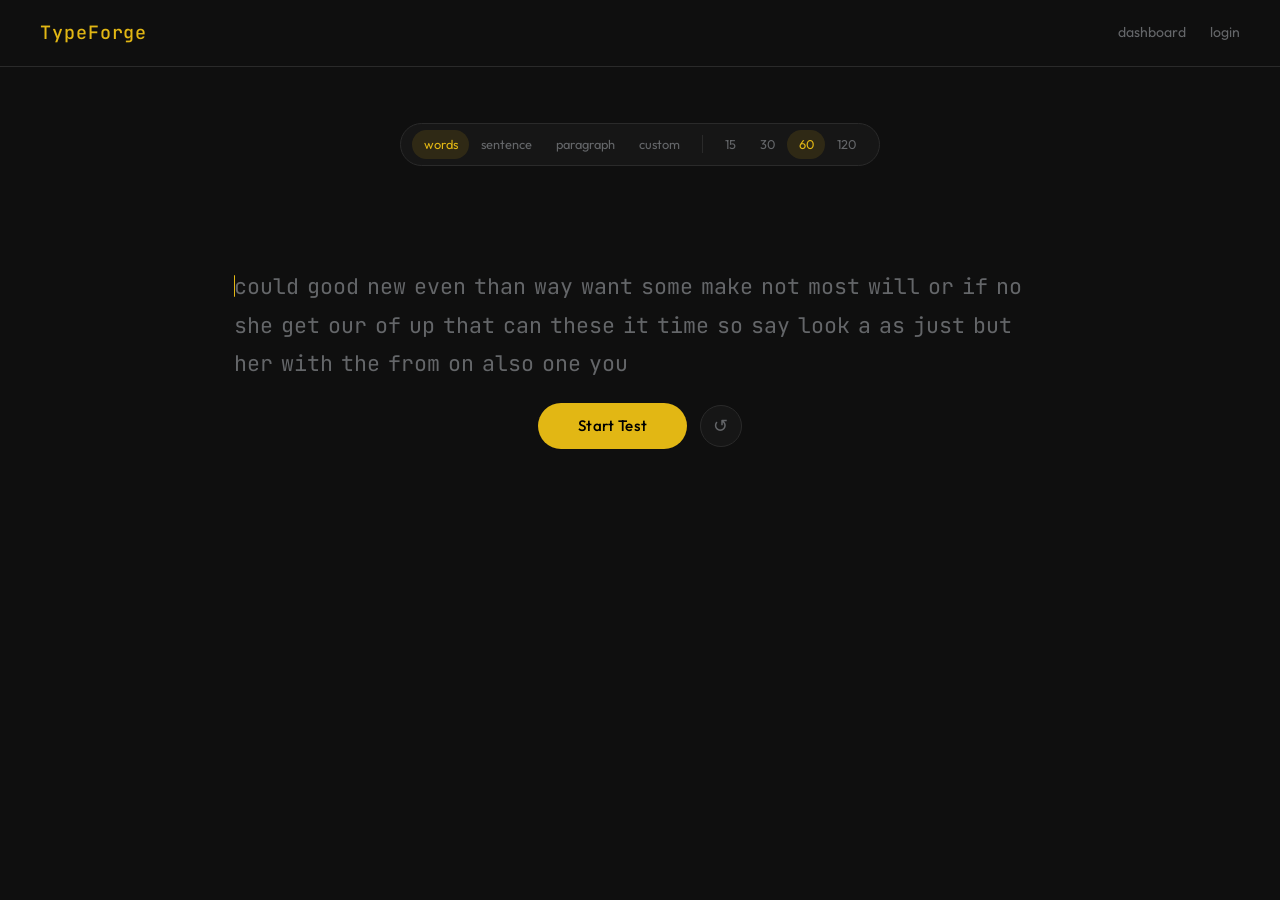
<file: index.html>
<!DOCTYPE html>
<html lang="en">
<head>
    <meta charset="UTF-8">
    <meta name="viewport" content="width=device-width, initial-scale=1.0">
    <title>TypeForge — Typing Speed Test</title>

    <!-- Google Fonts -->
    <link rel="preconnect" href="https://fonts.googleapis.com">
    <link href="https://fonts.googleapis.com/css2?family=JetBrains+Mono:wght@300;400;500&family=Outfit:wght@300;400;500;600&display=swap" rel="stylesheet">

    <!-- Bootstrap 5 -->
    <link href="https://cdn.jsdelivr.net/npm/bootstrap@5.3.0/dist/css/bootstrap.min.css" rel="stylesheet">

    <!-- Our CSS -->
    <link rel="stylesheet" href="css/style.css">
</head>
<body>

    <!-- ===== Navbar ===== -->
    <nav class="navbar">
        <a href="index.html" class="nav-logo">TypeForge</a>
        <div class="nav-links">
            <a href="dashboard.php" id="dashLink">dashboard</a>
            <a href="login.html"    id="loginLink">login</a>
        </div>
    </nav>

    <!-- ===== Main Test Area ===== -->
    <main class="test-container">

        <!-- Mode & Time Controls -->
        <div class="controls">
            <div class="control-group" id="modeGroup">
                <button class="ctrl-btn active" data-mode="words">words</button>
                <button class="ctrl-btn"        data-mode="sentence">sentence</button>
                <button class="ctrl-btn"        data-mode="paragraph">paragraph</button>
                <button class="ctrl-btn"        data-mode="custom">custom</button>
            </div>
            <div class="control-divider"></div>
            <div class="control-group" id="timeGroup">
                <button class="ctrl-btn"        data-time="15">15</button>
                <button class="ctrl-btn"        data-time="30">30</button>
                <button class="ctrl-btn active" data-time="60">60</button>
                <button class="ctrl-btn"        data-time="120">120</button>
            </div>
        </div>

        <!-- Live Stats Bar (hidden until test starts) -->
        <div class="stats-bar" id="statsBar">
            <div class="stat">
                <span class="stat-label">wpm</span>
                <span class="stat-value" id="liveWpm">0</span>
            </div>
            <div class="stat">
                <span class="stat-value timer-value" id="timeDisplay">60</span>
            </div>
            <div class="stat">
                <span class="stat-label">acc</span>
                <span class="stat-value" id="liveAcc">100%</span>
            </div>
        </div>

        <!-- Custom Text Input (visible only in custom mode) -->
        <div class="custom-box" id="customBox" style="display:none;">
            <textarea
                id="customInput"
                placeholder="Paste or type your custom text here..."
                rows="4">
            </textarea>
            <button class="btn-primary" onclick="applyCustom()">
                Use This Text
            </button>
        </div>

        <!-- Typing Display -->
        <div class="typing-area" id="typingArea">

            <!-- Characters render here -->
            <div class="words-display" id="wordsDisplay"></div>

            <!-- Invisible input that captures all keystrokes -->
            <input
                type="text"
                id="hiddenInput"
                class="hidden-input"
                autocomplete="off"
                autocorrect="off"
                autocapitalize="off"
                spellcheck="false">

            <p class="cursor-hint" id="cursorHint">
                click here or press any key to focus
            </p>
        </div>

        <!-- Start & Restart Buttons -->
        <div class="action-row">
            <button class="btn-start"   onclick="startTest()">Start Test</button>
            <button class="btn-restart" onclick="resetTest()" title="Restart (Tab)">↺</button>
        </div>

        <!-- Results Panel (hidden until test ends) -->
        <div class="results-panel" id="resultsPanel" style="display:none;">

            <div class="result-grid">
                <div class="result-item">
                    <span class="result-label">wpm</span>
                    <span class="result-big" id="finalWpm">0</span>
                </div>
                <div class="result-item">
                    <span class="result-label">accuracy</span>
                    <span class="result-big" id="finalAcc">0%</span>
                </div>
                <div class="result-item">
                    <span class="result-label">characters</span>
                    <span class="result-big" id="finalChars">0/0</span>
                </div>
                <div class="result-item">
                    <span class="result-label">time</span>
                    <span class="result-big" id="finalTime">0s</span>
                </div>
            </div>

            <div class="result-actions">
                <button class="btn-primary"   onclick="resetTest()">Try Again</button>
                <a      class="btn-secondary" href="dashboard.php">View Stats</a>
            </div>

            <p class="save-status" id="saveStatus"></p>

        </div>
        <!-- /.results-panel -->

    </main>

    <!-- Bootstrap JS -->
    <script src="https://cdn.jsdelivr.net/npm/bootstrap@5.3.0/dist/js/bootstrap.bundle.min.js"></script>

    <!-- Our JS -->
    <script src="js/script.js"></script>

</body>
</html>
</file>
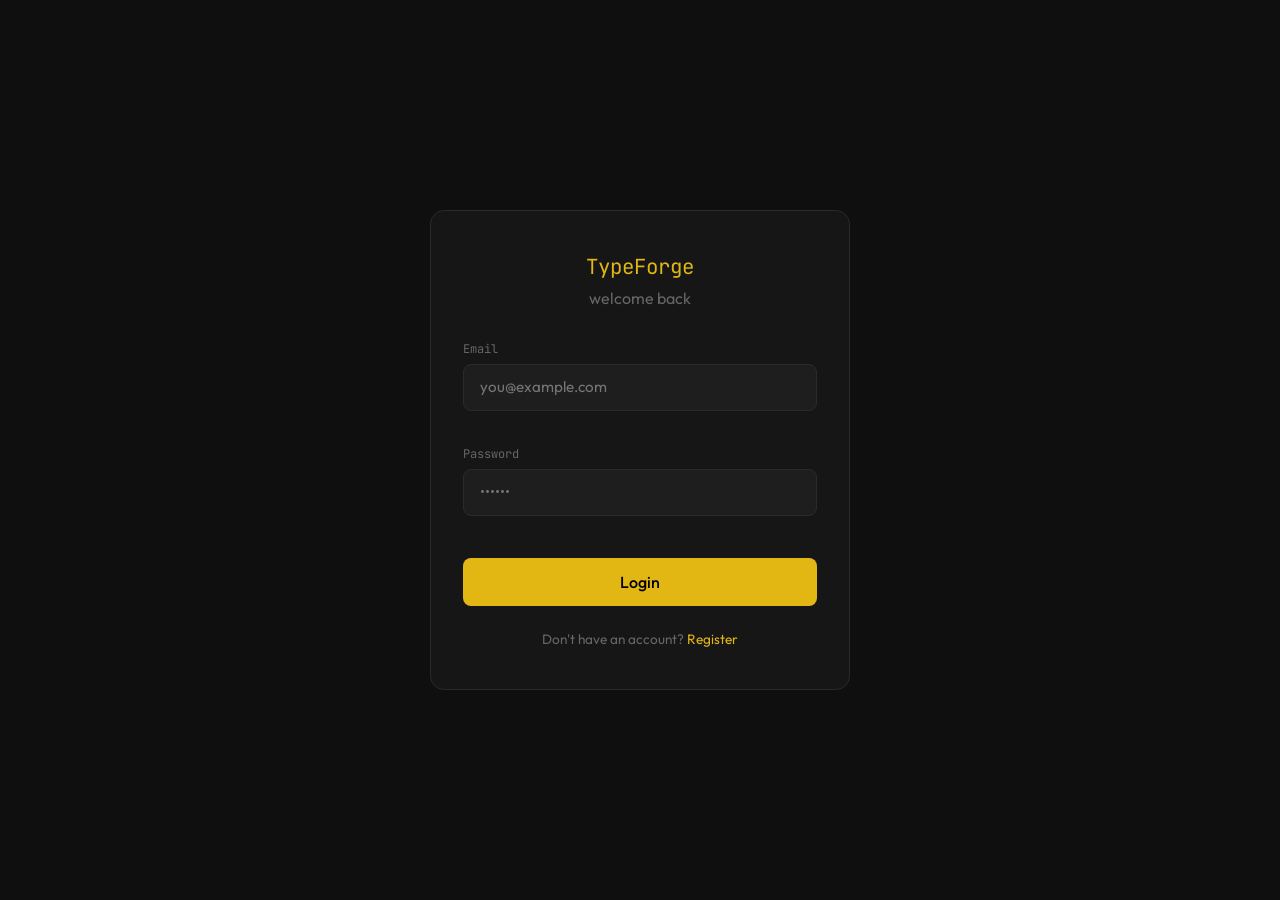
<file: login.html>
<!DOCTYPE html>
<html lang="en">
<head>
    <meta charset="UTF-8">
    <meta name="viewport" content="width=device-width, initial-scale=1.0">
    <title>Login — TypeForge</title>

    <!-- Google Fonts -->
    <link rel="preconnect" href="https://fonts.googleapis.com">
    <link href="https://fonts.googleapis.com/css2?family=JetBrains+Mono:wght@300;400;500&family=Outfit:wght@300;400;500;600&display=swap" rel="stylesheet">

    <!-- Bootstrap 5 -->
    <link href="https://cdn.jsdelivr.net/npm/bootstrap@5.3.0/dist/css/bootstrap.min.css" rel="stylesheet">

    <!-- Our CSS -->
    <link rel="stylesheet" href="css/style.css">
</head>
<body class="auth-page">

    <div class="auth-card">

        <a href="index.html" class="auth-logo">TypeForge</a>
        <h2>welcome back</h2>

        <!-- Success / Error message box -->
        <div class="msg-box" id="msgBox"></div>

        <div class="form-group">
            <label for="email">Email</label>
            <input type="email" id="email" placeholder="you@example.com">
            <span class="form-error" id="emailErr"></span>
        </div>

        <div class="form-group">
            <label for="password">Password</label>
            <input type="password" id="password" placeholder="••••••">
            <span class="form-error" id="passErr"></span>
        </div>

        <button class="auth-submit" id="submitBtn" onclick="handleLogin()">
            Login
        </button>

        <div class="auth-footer">
            Don't have an account? <a href="register.html">Register</a>
        </div>

    </div>

    <!-- Bootstrap JS -->
    <script src="https://cdn.jsdelivr.net/npm/bootstrap@5.3.0/dist/js/bootstrap.bundle.min.js"></script>

    <script>
    'use strict';

    // ===== Client-side Validation =====
    // Arrow function + destructuring
    const validateForm = ({ email, password }) => {
        const errors     = {};
        const emailRegex = /^[^\s@]+@[^\s@]+\.[^\s@]+$/;

        if (!email)                        errors.email    = 'Email is required';
        else if (!emailRegex.test(email))  errors.email    = 'Invalid email format';

        if (!password)                     errors.password = 'Password is required';
        else if (password.length < 6)      errors.password = 'Minimum 6 characters';

        return errors;
    };

    // Clear all error messages
    const clearErrors = () => {
        ['emailErr', 'passErr'].forEach(id => {
            document.getElementById(id).textContent = '';
        });
        const mb         = document.getElementById('msgBox');
        mb.style.display = 'none';
        mb.textContent   = '';
    };

    // Show top message box
    const showMsg = (text, type) => {
        const mb          = document.getElementById('msgBox');
        mb.className      = `msg-box ${type}`;
        mb.textContent    = text;
        mb.style.display  = 'block';
    };

    // ===== Login Handler — async/await =====
    const handleLogin = async () => {
        clearErrors();

        const email    = document.getElementById('email').value.trim();
        const password = document.getElementById('password').value;

        // Client-side validation first
        const errors = validateForm({ email, password });

        if (errors.email) {
            document.getElementById('emailErr').textContent = errors.email;
            return;
        }
        if (errors.password) {
            document.getElementById('passErr').textContent = errors.password;
            return;
        }

        // Disable button while waiting
        const btn       = document.getElementById('submitBtn');
        btn.textContent = 'Logging in...';
        btn.disabled    = true;

        // Spread operator to build request body
        const body = new URLSearchParams({ ...{ email, password } });

        try {
            const res  = await fetch('php/login.php', {
                method:  'POST',
                headers: { 'Content-Type': 'application/x-www-form-urlencoded' },
                body
            });

            // Destructure response
            const { success, message, redirect } = await res.json();

            if (success) {
                showMsg('Login successful! Redirecting...', 'success');
                setTimeout(() => window.location.href = redirect, 1000);
            } else {
                showMsg(message, 'error');
                btn.textContent = 'Login';
                btn.disabled    = false;
            }

        } catch (err) {
            showMsg('Network error. Is XAMPP running?', 'error');
            btn.textContent = 'Login';
            btn.disabled    = false;
        }
    };

    // Enter key triggers login
    document.addEventListener('keydown', e => {
        if (e.key === 'Enter') handleLogin();
    });

    </script>

</body>
</html>
</file>
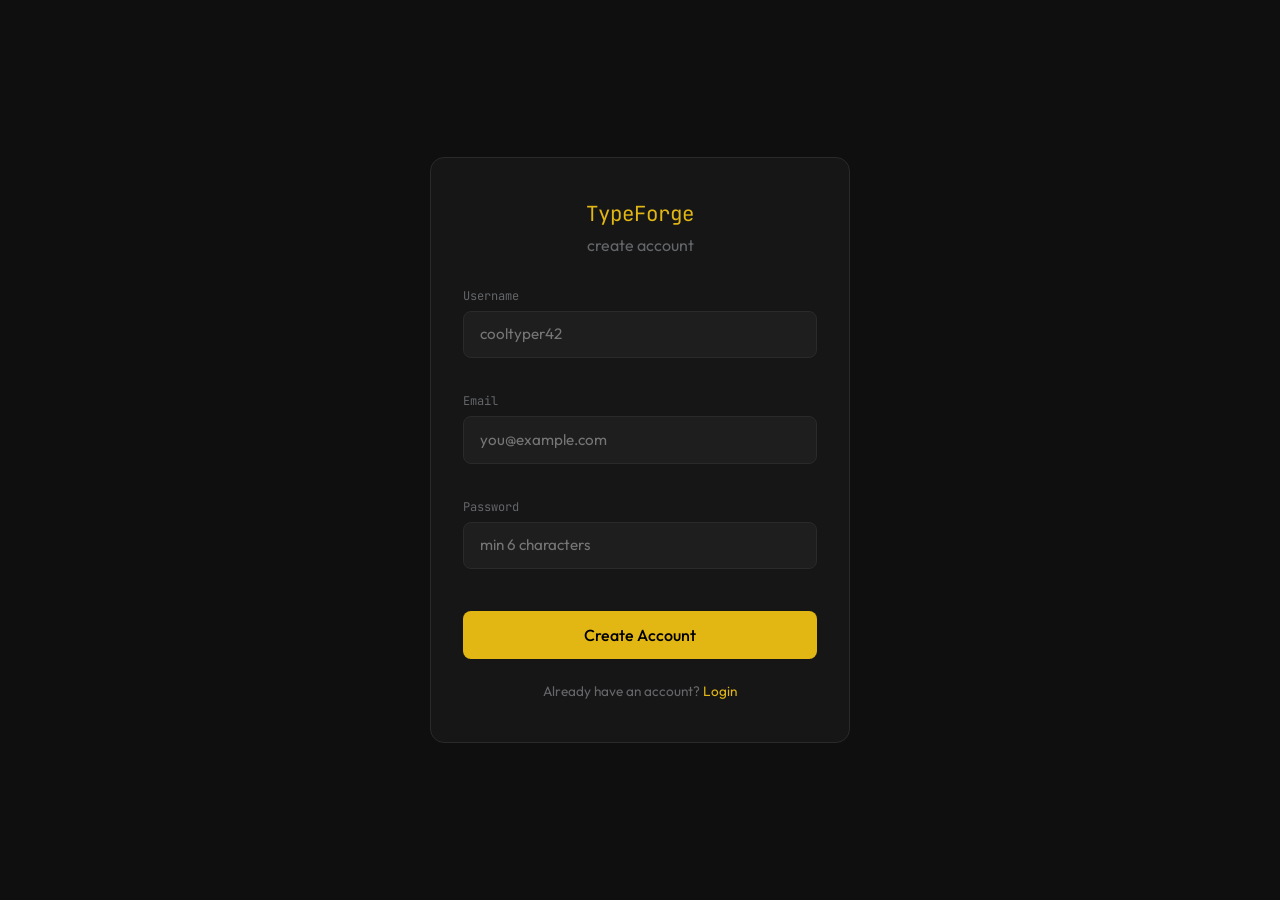
<file: register.html>
<!DOCTYPE html>
<html lang="en">
<head>
    <meta charset="UTF-8">
    <meta name="viewport" content="width=device-width, initial-scale=1.0">
    <title>Register — TypeForge</title>

    <!-- Google Fonts -->
    <link rel="preconnect" href="https://fonts.googleapis.com">
    <link href="https://fonts.googleapis.com/css2?family=JetBrains+Mono:wght@300;400;500&family=Outfit:wght@300;400;500;600&display=swap" rel="stylesheet">

    <!-- Bootstrap 5 -->
    <link href="https://cdn.jsdelivr.net/npm/bootstrap@5.3.0/dist/css/bootstrap.min.css" rel="stylesheet">

    <!-- Our CSS -->
    <link rel="stylesheet" href="css/style.css">
</head>
<body class="auth-page">

    <div class="auth-card">

        <a href="index.html" class="auth-logo">TypeForge</a>
        <h2>create account</h2>

        <!-- Success / Error message box -->
        <div class="msg-box" id="msgBox"></div>

        <div class="form-group">
            <label for="username">Username</label>
            <input type="text" id="username" placeholder="cooltyper42" maxlength="50">
            <span class="form-error" id="userErr"></span>
        </div>

        <div class="form-group">
            <label for="email">Email</label>
            <input type="email" id="email" placeholder="you@example.com">
            <span class="form-error" id="emailErr"></span>
        </div>

        <div class="form-group">
            <label for="password">Password</label>
            <input type="password" id="password" placeholder="min 6 characters">
            <span class="form-error" id="passErr"></span>
        </div>

        <button class="auth-submit" id="submitBtn" onclick="handleRegister()">
            Create Account
        </button>

        <div class="auth-footer">
            Already have an account? <a href="login.html">Login</a>
        </div>

    </div>

    <!-- Bootstrap JS -->
    <script src="https://cdn.jsdelivr.net/npm/bootstrap@5.3.0/dist/js/bootstrap.bundle.min.js"></script>

    <script>
    'use strict';

    // ===== Client-side Validation =====
    // Arrow function + destructuring
    const validateForm = ({ username, email, password }) => {
        const errors     = {};
        const emailRegex = /^[^\s@]+@[^\s@]+\.[^\s@]+$/;

        if (!username)
            errors.username = 'Username is required';
        else if (username.length < 3)
            errors.username = 'Minimum 3 characters';
        else if (/\s/.test(username))
            errors.username = 'No spaces allowed in username';

        if (!email)
            errors.email = 'Email is required';
        else if (!emailRegex.test(email))
            errors.email = 'Invalid email format';

        if (!password)
            errors.password = 'Password is required';
        else if (password.length < 6)
            errors.password = 'Minimum 6 characters';

        return errors;
    };

    // Clear all error messages
    const clearErrors = () => {
        ['userErr', 'emailErr', 'passErr'].forEach(id => {
            document.getElementById(id).textContent = '';
        });
        const mb         = document.getElementById('msgBox');
        mb.style.display = 'none';
        mb.textContent   = '';
    };

    // Show top message box
    const showMsg = (text, type) => {
        const mb          = document.getElementById('msgBox');
        mb.className      = `msg-box ${type}`;
        mb.textContent    = text;
        mb.style.display  = 'block';
    };

    // ===== Register Handler — async/await =====
    const handleRegister = async () => {
        clearErrors();

        // Collect all fields into one object
        const fields = {
            username: document.getElementById('username').value.trim(),
            email:    document.getElementById('email').value.trim(),
            password: document.getElementById('password').value
        };

        // Destructure errors from validation
        const errors = validateForm(fields);

        if (errors.username) {
            document.getElementById('userErr').textContent = errors.username;
            return;
        }
        if (errors.email) {
            document.getElementById('emailErr').textContent = errors.email;
            return;
        }
        if (errors.password) {
            document.getElementById('passErr').textContent = errors.password;
            return;
        }

        // Disable button while waiting
        const btn       = document.getElementById('submitBtn');
        btn.textContent = 'Creating account...';
        btn.disabled    = true;

        // Spread operator to build request body from fields object
        const body = new URLSearchParams({ ...fields });

        try {
            const res = await fetch('php/register.php', {
                method:  'POST',
                headers: { 'Content-Type': 'application/x-www-form-urlencoded' },
                body
            });

            // Destructure response
            const { success, message } = await res.json();

            if (success) {
                showMsg(`${message} Redirecting to login...`, 'success');
                setTimeout(() => window.location.href = 'login.html', 1500);
            } else {
                showMsg(message, 'error');
                btn.textContent = 'Create Account';
                btn.disabled    = false;
            }

        } catch (err) {
            showMsg('Network error. Is XAMPP running?', 'error');
            btn.textContent = 'Create Account';
            btn.disabled    = false;
        }
    };

    // Enter key triggers register
    document.addEventListener('keydown', e => {
        if (e.key === 'Enter') handleRegister();
    });

    </script>

</body>
</html>
</file>
<file: css/style.css>
/* ============================================
   TypeForge — style.css
   Dark theme, Monkeytype-inspired
   Fonts: JetBrains Mono + Outfit
============================================ */

/* ====== Google Fonts are loaded in HTML ====== */

/* ====== CSS Variables ====== */
:root {
    --bg:           #0f0f0f;
    --surface:      #161616;
    --surface2:     #1e1e1e;
    --border:       #2a2a2a;
    --text-main:    #d1d0c5;
    --text-sub:     #646669;
    --text-correct: #d1d0c5;
    --text-wrong:   #ca4754;
    --accent:       #e2b714;
    --accent-dim:   rgba(226, 183, 20, 0.12);
    --green:        #6fcf97;
    --font-mono:    'JetBrains Mono', monospace;
    --font-ui:      'Outfit', sans-serif;
    --radius:       8px;
    --transition:   0.15s ease;
}

/* ====== Reset ====== */
*, *::before, *::after {
    box-sizing: border-box;
    margin: 0;
    padding: 0;
}

html {
    scroll-behavior: smooth;
}

body {
    background: var(--bg);
    color: var(--text-main);
    font-family: var(--font-ui);
    min-height: 100vh;
}

a {
    color: var(--accent);
    text-decoration: none;
}

a:hover {
    text-decoration: underline;
}

/* ====== Navbar ====== */
.navbar {
    display: flex;
    justify-content: space-between;
    align-items: center;
    padding: 1.2rem 2.5rem;
    border-bottom: 1px solid var(--border);
}

.nav-logo {
    font-family: var(--font-mono);
    font-size: 1.15rem;
    color: var(--accent);
    letter-spacing: 0.05em;
    font-weight: 500;
    text-decoration: none;
}

.nav-links {
    display: flex;
    gap: 1.5rem;
    align-items: center;
}

.nav-links a {
    color: var(--text-sub);
    text-decoration: none;
    font-size: 0.88rem;
    transition: color var(--transition);
}

.nav-links a:hover {
    color: var(--text-main);
}

/* ====== Test Container ====== */
.test-container {
    display: flex;
    flex-direction: column;
    align-items: center;
    padding: 3.5rem 1.5rem 4rem;
    max-width: 860px;
    margin: 0 auto;
}

/* ====== Controls Pill ====== */
.controls {
    display: flex;
    align-items: center;
    gap: 0.3rem;
    background: var(--surface);
    border: 1px solid var(--border);
    border-radius: 30px;
    padding: 0.35rem 0.7rem;
    margin-bottom: 2.8rem;
}

.control-group {
    display: flex;
    gap: 0.1rem;
}

.control-divider {
    width: 1px;
    height: 18px;
    background: var(--border);
    margin: 0 0.35rem;
}

.ctrl-btn {
    background: none;
    border: none;
    color: var(--text-sub);
    font-family: var(--font-ui);
    font-size: 0.8rem;
    padding: 0.32rem 0.7rem;
    border-radius: 20px;
    cursor: pointer;
    transition: all var(--transition);
}

.ctrl-btn:hover {
    color: var(--text-main);
}

.ctrl-btn.active {
    background: var(--accent-dim);
    color: var(--accent);
}

/* ====== Live Stats Bar ====== */
.stats-bar {
    display: flex;
    justify-content: space-between;
    align-items: center;
    width: 100%;
    margin-bottom: 0.75rem;
    padding: 0 0.25rem;
    opacity: 0;
    pointer-events: none;
    transition: opacity 0.3s ease;
}

.stats-bar.visible {
    opacity: 1;
}

.stat {
    display: flex;
    flex-direction: column;
    align-items: center;
    gap: 0.1rem;
}

.stat-label {
    font-size: 0.68rem;
    color: var(--text-sub);
    font-family: var(--font-mono);
}

.stat-value {
    font-size: 1.5rem;
    font-family: var(--font-mono);
    font-weight: 300;
    color: var(--text-main);
    line-height: 1;
}

.timer-value {
    font-size: 2rem;
    color: var(--accent);
}

/* ====== Custom Text Box ====== */
.custom-box {
    width: 100%;
    margin-bottom: 1.5rem;
    display: flex;
    flex-direction: column;
    gap: 0.7rem;
}

.custom-box textarea {
    width: 100%;
    background: var(--surface);
    border: 1px solid var(--border);
    border-radius: var(--radius);
    color: var(--text-main);
    font-family: var(--font-mono);
    font-size: 0.88rem;
    padding: 0.9rem 1rem;
    resize: vertical;
    outline: none;
    transition: border-color var(--transition);
}

.custom-box textarea:focus {
    border-color: var(--accent);
}

/* ====== Typing Area ====== */
.typing-area {
    width: 100%;
    position: relative;
    cursor: text;
    margin-bottom: 1.5rem;
}

.words-display {
    font-family: var(--font-mono);
    font-size: 1.35rem;
    line-height: 2.4rem;
    color: var(--text-sub);
    user-select: none;
    max-height: 7.2rem;
    overflow: hidden;
    padding: 0.2rem 0;
}

.word {
    display: inline-block;
    margin-right: 0.5rem;
}

/* ====== Character States ====== */
.char {
    position: relative;
}

.char.correct {
    color: var(--text-correct);
}

.char.wrong {
    color: var(--text-wrong);
    text-decoration: underline;
    text-decoration-color: var(--text-wrong);
}

/* Blinking cursor */
.char.cursor::before {
    content: '';
    position: absolute;
    left: -1px;
    top: 3px;
    bottom: 3px;
    width: 2px;
    background: var(--accent);
    border-radius: 2px;
    animation: blink 1s step-end infinite;
}

@keyframes blink {
    0%, 100% { opacity: 1; }
    50%       { opacity: 0; }
}

/* Hidden input that captures keystrokes */
.hidden-input {
    position: absolute;
    opacity: 0;
    top: 0;
    left: 0;
    width: 1px;
    height: 1px;
    pointer-events: none;
}

.cursor-hint {
    text-align: center;
    color: var(--text-sub);
    font-size: 0.78rem;
    margin-top: 0.8rem;
    font-family: var(--font-mono);
    opacity: 0.6;
}

/* ====== Action Row ====== */
.action-row {
    display: flex;
    gap: 0.8rem;
    align-items: center;
    margin-bottom: 1rem;
}

.btn-start {
    background: var(--accent);
    color: #000;
    border: none;
    padding: 0.7rem 2.5rem;
    border-radius: 30px;
    font-family: var(--font-ui);
    font-size: 0.95rem;
    font-weight: 500;
    cursor: pointer;
    transition: all 0.2s ease;
    letter-spacing: 0.02em;
}

.btn-start:hover {
    transform: translateY(-1px);
    box-shadow: 0 4px 22px rgba(226, 183, 20, 0.3);
}

.btn-restart {
    background: var(--surface);
    border: 1px solid var(--border);
    color: var(--text-sub);
    width: 42px;
    height: 42px;
    border-radius: 50%;
    font-size: 1.1rem;
    cursor: pointer;
    transition: all var(--transition);
    display: flex;
    align-items: center;
    justify-content: center;
}

.btn-restart:hover {
    color: var(--text-main);
    border-color: var(--text-sub);
}

/* ====== Results Panel ====== */
.results-panel {
    width: 100%;
    animation: slideUp 0.4s cubic-bezier(.22, .68, 0, 1.2);
}

@keyframes slideUp {
    from { opacity: 0; transform: translateY(24px); }
    to   { opacity: 1; transform: translateY(0);    }
}

.result-grid {
    display: grid;
    grid-template-columns: repeat(4, 1fr);
    gap: 1rem;
    margin-bottom: 1.8rem;
}

.result-item {
    background: var(--surface);
    border: 1px solid var(--border);
    border-radius: var(--radius);
    padding: 1.5rem 1rem;
    text-align: center;
    transition: border-color 0.2s;
}

.result-item:hover {
    border-color: var(--accent);
}

.result-label {
    display: block;
    font-size: 0.72rem;
    color: var(--text-sub);
    font-family: var(--font-mono);
    margin-bottom: 0.5rem;
}

.result-big {
    display: block;
    font-size: 2.8rem;
    font-family: var(--font-mono);
    font-weight: 300;
    color: var(--accent);
    line-height: 1;
}

.result-actions {
    display: flex;
    gap: 1rem;
    justify-content: center;
    margin-bottom: 0.8rem;
}

.save-status {
    text-align: center;
    font-size: 0.78rem;
    color: var(--text-sub);
    font-family: var(--font-mono);
    min-height: 1.2em;
}

/* ====== Shared Buttons ====== */
.btn-primary {
    background: var(--accent);
    color: #000;
    border: none;
    padding: 0.65rem 1.8rem;
    border-radius: 30px;
    font-family: var(--font-ui);
    font-size: 0.9rem;
    font-weight: 500;
    cursor: pointer;
    text-decoration: none;
    transition: all 0.2s ease;
    display: inline-block;
}

.btn-primary:hover {
    box-shadow: 0 4px 20px rgba(226, 183, 20, 0.25);
    transform: translateY(-1px);
}

.btn-secondary {
    background: var(--surface);
    color: var(--text-main);
    border: 1px solid var(--border);
    padding: 0.65rem 1.8rem;
    border-radius: 30px;
    font-family: var(--font-ui);
    font-size: 0.9rem;
    cursor: pointer;
    text-decoration: none;
    transition: all 0.2s ease;
    display: inline-block;
}

.btn-secondary:hover {
    border-color: var(--text-sub);
}

/* ====== Auth Pages ====== */
.auth-page {
    min-height: 100vh;
    background: var(--bg);
    display: flex;
    flex-direction: column;
    align-items: center;
    justify-content: center;
    font-family: var(--font-ui);
}

.auth-card {
    background: var(--surface);
    border: 1px solid var(--border);
    border-radius: 14px;
    padding: 2.5rem 2rem;
    width: 100%;
    max-width: 420px;
}

.auth-logo {
    font-family: var(--font-mono);
    color: var(--accent);
    font-size: 1.3rem;
    text-align: center;
    margin-bottom: 0.4rem;
    display: block;
    text-decoration: none;
}

.auth-card h2 {
    text-align: center;
    font-size: 1rem;
    font-weight: 400;
    color: var(--text-sub);
    margin-bottom: 2rem;
}

.form-group {
    margin-bottom: 1.1rem;
}

.form-group label {
    display: block;
    font-size: 0.75rem;
    color: var(--text-sub);
    margin-bottom: 0.38rem;
    font-family: var(--font-mono);
}

.form-group input {
    width: 100%;
    background: var(--surface2);
    border: 1px solid var(--border);
    border-radius: var(--radius);
    color: var(--text-main);
    font-family: var(--font-ui);
    font-size: 0.95rem;
    padding: 0.7rem 1rem;
    outline: none;
    transition: border-color var(--transition);
}

.form-group input:focus {
    border-color: var(--accent);
}

.form-error {
    display: block;
    font-size: 0.73rem;
    color: var(--text-wrong);
    margin-top: 0.3rem;
    font-family: var(--font-mono);
    min-height: 1em;
}

.auth-submit {
    width: 100%;
    background: var(--accent);
    color: #000;
    border: none;
    border-radius: var(--radius);
    padding: 0.75rem;
    font-family: var(--font-ui);
    font-size: 1rem;
    font-weight: 500;
    cursor: pointer;
    margin-top: 0.5rem;
    transition: all 0.2s;
}

.auth-submit:hover {
    box-shadow: 0 4px 22px rgba(226, 183, 20, 0.28);
}

.auth-footer {
    text-align: center;
    margin-top: 1.4rem;
    font-size: 0.85rem;
    color: var(--text-sub);
}

.auth-footer a {
    color: var(--accent);
    text-decoration: none;
}

.msg-box {
    border-radius: var(--radius);
    padding: 0.6rem 1rem;
    margin-bottom: 1rem;
    font-size: 0.84rem;
    text-align: center;
    display: none;
    font-family: var(--font-mono);
    border: 1px solid transparent;
}

.msg-box.error {
    color: var(--text-wrong);
    border-color: var(--text-wrong);
    background: rgba(202, 71, 84, 0.08);
}

.msg-box.success {
    color: var(--green);
    border-color: var(--green);
    background: rgba(111, 207, 151, 0.08);
}

/* ====== Dashboard ====== */
.dashboard-page {
    background: var(--bg);
    min-height: 100vh;
    font-family: var(--font-ui);
    color: var(--text-main);
}

.dash-nav {
    display: flex;
    justify-content: space-between;
    align-items: center;
    padding: 1.2rem 2.5rem;
    border-bottom: 1px solid var(--border);
}

.dash-nav .user-info {
    display: flex;
    align-items: center;
    gap: 1.2rem;
    font-size: 0.88rem;
    color: var(--text-sub);
}

.dash-nav .user-info strong {
    color: var(--text-main);
}

.dash-nav a {
    color: var(--text-sub);
    text-decoration: none;
    font-size: 0.85rem;
    transition: color var(--transition);
}

.dash-nav a:hover {
    color: var(--text-main);
}

.dash-content {
    max-width: 1000px;
    margin: 0 auto;
    padding: 2.5rem 1.5rem;
}

.dash-section {
    margin-bottom: 3rem;
}

.dash-section h3 {
    font-size: 0.72rem;
    font-family: var(--font-mono);
    color: var(--text-sub);
    text-transform: uppercase;
    letter-spacing: 0.12em;
    margin-bottom: 1rem;
    padding-bottom: 0.5rem;
    border-bottom: 1px solid var(--border);
}

.stats-cards {
    display: grid;
    grid-template-columns: repeat(4, 1fr);
    gap: 1rem;
}

.stat-card {
    background: var(--surface);
    border: 1px solid var(--border);
    border-radius: var(--radius);
    padding: 1.5rem 1rem;
    text-align: center;
    transition: border-color 0.2s;
}

.stat-card:hover {
    border-color: var(--accent);
}

.stat-card .label {
    font-size: 0.7rem;
    color: var(--text-sub);
    font-family: var(--font-mono);
    margin-bottom: 0.5rem;
}

.stat-card .value {
    font-size: 2.2rem;
    font-family: var(--font-mono);
    font-weight: 300;
    color: var(--accent);
    line-height: 1;
}

.dash-table {
    width: 100%;
    border-collapse: collapse;
    font-size: 0.86rem;
    font-family: var(--font-mono);
}

.dash-table th {
    text-align: left;
    padding: 0.55rem 1rem;
    font-size: 0.68rem;
    color: var(--text-sub);
    text-transform: uppercase;
    letter-spacing: 0.1em;
    border-bottom: 1px solid var(--border);
}

.dash-table td {
    padding: 0.7rem 1rem;
    border-bottom: 1px solid var(--border);
    color: var(--text-main);
}

.dash-table tr:hover td {
    background: var(--surface);
}

.rank-badge {
    display: inline-flex;
    width: 24px;
    height: 24px;
    border-radius: 50%;
    background: var(--surface2);
    align-items: center;
    justify-content: center;
    font-size: 0.72rem;
    color: var(--text-sub);
}

.rank-badge.gold   { background: var(--accent); color: #000; }
.rank-badge.silver { background: #c0c0c0;       color: #000; }
.rank-badge.bronze { background: #cd7f32;       color: #fff; }

/* ====== Responsive (Bootstrap handles grid,
   this handles our custom components) ====== */
@media (max-width: 768px) {
    .navbar, .dash-nav     { padding: 1rem 1.2rem; }
    .test-container        { padding: 2rem 1rem 3rem; }
    .result-grid           { grid-template-columns: repeat(2, 1fr); }
    .stats-cards           { grid-template-columns: repeat(2, 1fr); }
    .result-big            { font-size: 2rem; }
    .words-display         { font-size: 1.1rem; line-height: 2rem; max-height: 6rem; }
    .controls              { flex-wrap: wrap; justify-content: center; border-radius: 14px; }
    .dash-content          { padding: 1.5rem 1rem; }
}

@media (max-width: 480px) {
    .result-grid           { grid-template-columns: 1fr 1fr; }
    .stats-cards           { grid-template-columns: 1fr 1fr; }
    .auth-card             { padding: 2rem 1.2rem; }
}
</file>
